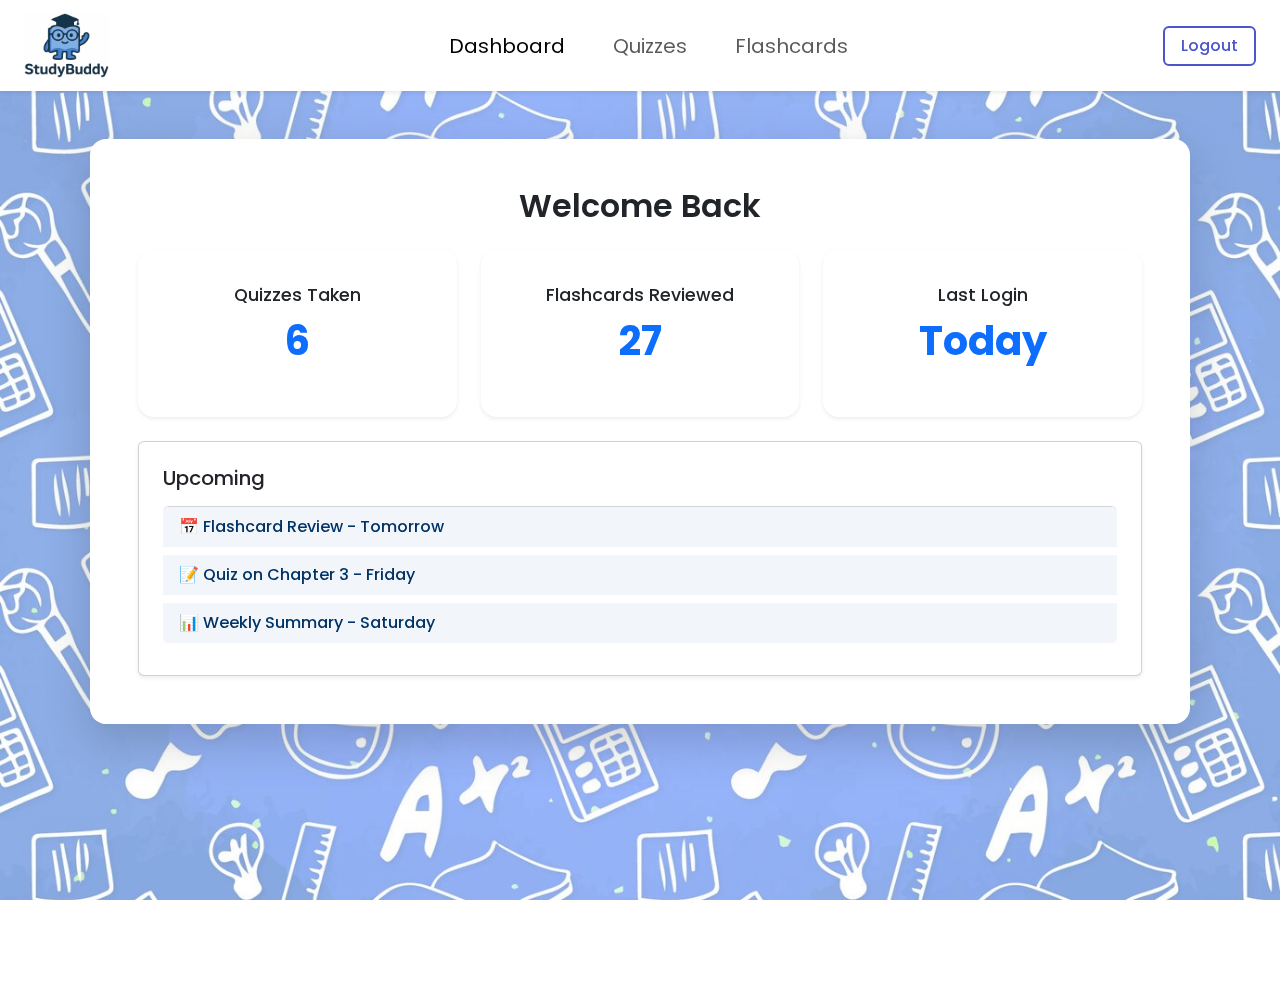
<file: dashboard.html>
<!DOCTYPE html>
<html lang="en">
<head>
  <meta charset="UTF-8" />
  <meta name="viewport" content="width=device-width, initial-scale=1.0"/>
  <title>Study Buddy | Dashboard</title>

  <!-- Bootstrap & Icons -->
  <link href="https://cdn.jsdelivr.net/npm/bootstrap@5.3.0/dist/css/bootstrap.min.css" rel="stylesheet"/>
  <link href="https://cdn.jsdelivr.net/npm/bootstrap-icons@1.11.3/font/bootstrap-icons.min.css" rel="stylesheet"/>

  <!-- Google Font -->
  <link href="https://fonts.googleapis.com/css2?family=Poppins:wght@300;400;600&display=swap" rel="stylesheet"/>

  <!-- Custom CSS -->
  <link rel="stylesheet" href="css/dashboard.css" />
</head>
<body>
  <!-- Fullscreen Background Image -->
  <div class="background-image"></div>

  <!-- ✅ NAVBAR -->
  <nav class="navbar navbar-expand-lg navbar-light bg-white px-4 shadow-sm">
    <!-- Logo and Brand -->
    <a class="navbar-brand d-flex align-items-center fw-bold fs-4" href="homepage.html">
      <img src="assets/images/Logo.png" alt="logo" height="65" width="85" class="me-2" />
    </a>
  
    <!-- Mobile Toggle -->
    <button class="navbar-toggler" type="button" data-bs-toggle="collapse" data-bs-target="#navbarNav">
      <span class="navbar-toggler-icon"></span>
    </button>
  
    <!-- Navbar Content -->
    <div class="collapse navbar-collapse" id="navbarNav">
      <!-- Centered Nav Links -->
      <ul class="navbar-nav mx-auto">
        <li class="nav-item "><a class="nav-link active fs-5 mx-3" href="#">Dashboard</a></li>
        <li class="nav-item"><a class="nav-link fs-5 mx-3" href="quiz_setup.html">Quizzes</a></li>
        <li class="nav-item"><a class="nav-link fs-5 mx-3" href="flashcard_setup.html">Flashcards</a></li>
      </ul>
  
      <!-- Logout Button on Right -->
      <a href="login.html" class="btn logout-btn">Logout</a>
    </div>
  </nav>  

  <!-- ✅ MAIN DASHBOARD CONTENT -->
  <div class="dashboard-wrapper d-flex justify-content-center align-items-start px-3 py-5">
    <div class="dashboard-container bg-white rounded-4 shadow-lg p-5 w-100" style="max-width: 1100px;">
      
      <h2 class="text-center fw-semibold mb-4">Welcome Back</h2>

      <!-- Stats Cards -->
      <div class="row g-4 mb-4 justify-content-center text-center">
        <div class="col-md-4">
          <div class="card stat-card shadow-sm">
            <div class="card-body">
              <h5 class="card-title">Quizzes Taken</h5>
              <p class="display-6 fw-bold text-primary">6</p>
            </div>
          </div>
        </div>
        <div class="col-md-4">
          <div class="card stat-card shadow-sm">
            <div class="card-body">
              <h5 class="card-title">Flashcards Reviewed</h5>
              <p class="display-6 fw-bold text-primary">27</p>
            </div>
          </div>
        </div>
        <div class="col-md-4">
          <div class="card stat-card shadow-sm">
            <div class="card-body">
              <h5 class="card-title">Last Login</h5>
              <p class="display-6 fw-bold text-primary">Today</p>
            </div>
          </div>
        </div>
      </div>

      <!-- Upcoming Section -->
      <div class="card p-4 shadow-sm">
        <h5 class="mb-3">Upcoming</h5>
        <ul class="list-group">
          <li class="list-group-item">📅 Flashcard Review - Tomorrow</li>
          <li class="list-group-item">📝 Quiz on Chapter 3 - Friday</li>
          <li class="list-group-item">📊 Weekly Summary - Saturday</li>
        </ul>
      </div>

    </div>
  </div>

  <!-- Bootstrap JS -->
  <script src="https://cdn.jsdelivr.net/npm/bootstrap@5.3.0/dist/js/bootstrap.bundle.min.js"></script>
</body>
</html>
</file>
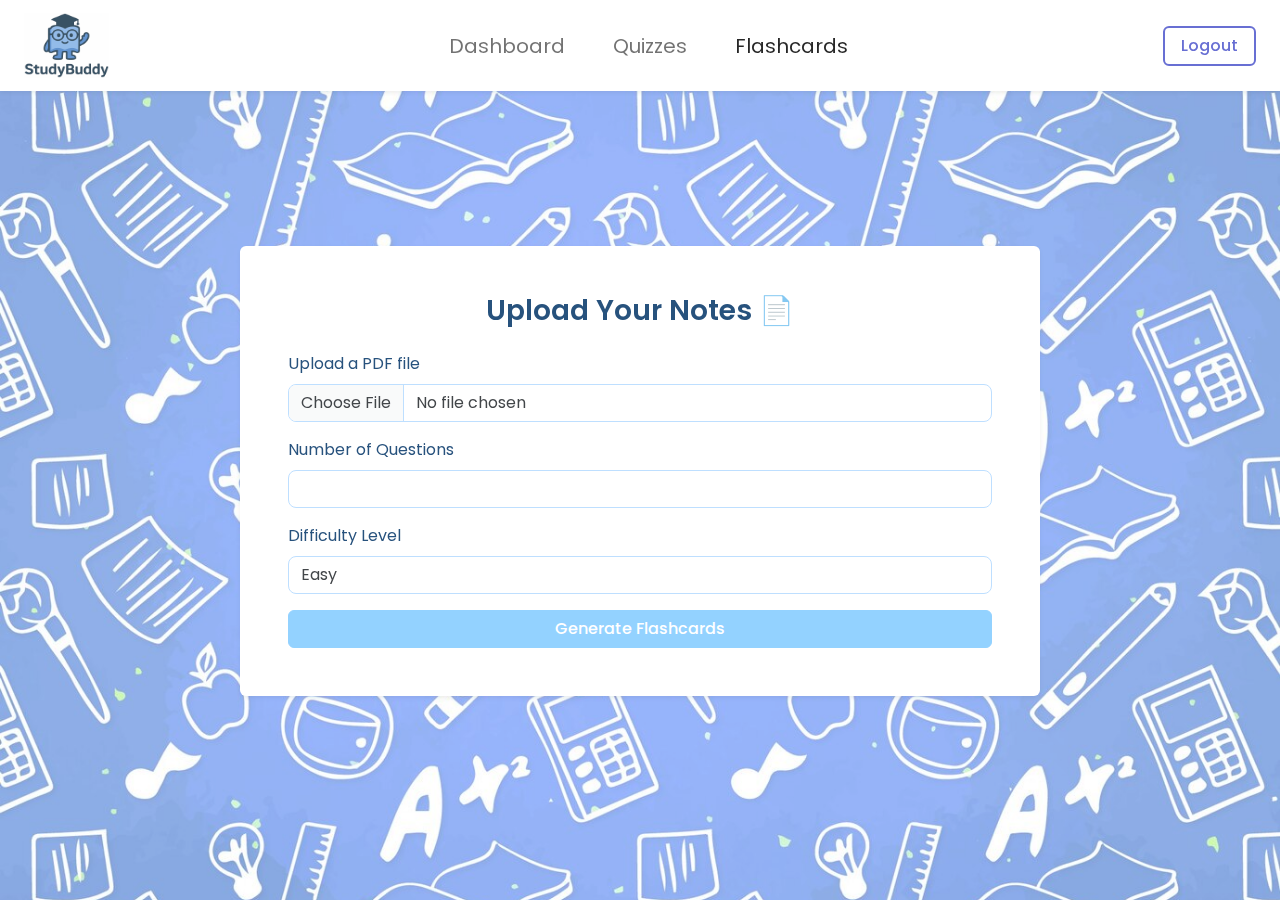
<file: flashcard_setup.html>
<!DOCTYPE html>
<html lang="en">
<head>
  <meta charset="UTF-8" />
  <meta name="viewport" content="width=device-width, initial-scale=1.0"/>
  <title>Study Buddy | Flashcard Setup</title>

  <!-- Bootstrap & Icons -->
  <link href="https://cdn.jsdelivr.net/npm/bootstrap@5.3.0/dist/css/bootstrap.min.css" rel="stylesheet"/>
  <link href="https://cdn.jsdelivr.net/npm/bootstrap-icons@1.11.3/font/bootstrap-icons.min.css" rel="stylesheet"/>

  <!-- Google Font -->
  <link href="https://fonts.googleapis.com/css2?family=Poppins:wght@300;400;600&display=swap" rel="stylesheet"/>

  <!-- Custom CSS -->
  <link rel="stylesheet" href="css/flashcard_setup.css" />
</head>
<body>

  <div class="background-image">
    <!-- ✅ NAVBAR -->
    <nav class="navbar navbar-expand-lg navbar-light bg-white px-4 shadow-sm">
      <!-- Logo and Brand -->
      <a class="navbar-brand d-flex align-items-center fw-bold fs-4" href="homepage.html">
        <img src="assets/images/Logo.png" alt="logo" height="65" width="85" class="me-2" />
      </a>
    
      <!-- Mobile Toggle -->
      <button class="navbar-toggler" type="button" data-bs-toggle="collapse" data-bs-target="#navbarNav">
        <span class="navbar-toggler-icon"></span>
      </button>
    
      <!-- Navbar Content -->
      <div class="collapse navbar-collapse" id="navbarNav">
        <!-- Centered Nav Links -->
        <ul class="navbar-nav mx-auto">
          <li class="nav-item "><a class="nav-link  fs-5 mx-3" href="dashboard.html">Dashboard</a></li>
          <li class="nav-item"><a class="nav-link  fs-5 mx-3" href="#">Quizzes</a></li>
          <li class="nav-item"><a class="nav-link active fs-5 mx-3" href="flashcard_setup.html">Flashcards</a></li>
        </ul>
    
        <!-- Logout Button on Right -->
        <a href="login.html" class="btn logout-btn">Logout</a>
      </div>
    </nav> 

<!-- ✅ FLASHCARD SETUP FORM -->
<div class="setup-container d-flex justify-content-center align-items-center vh-100">
  <div class="setup-box p-5 rounded shadow-sm bg-white">
    <h3 class="text-center mb-4">Upload Your Notes 📄</h3>

    <form id="flashcardForm" enctype="multipart/form-data">
      <div class="mb-3">
        <label for="pdfFile" class="form-label">Upload a PDF file</label>
        <input type="file" class="form-control" id="pdfFile" accept=".pdf" required />
      </div>

      <div class="mb-3">
        <label for="numQuestions" class="form-label">Number of Questions</label>
        <input type="number" class="form-control" id="numQuestions" min="1" required />
      </div>

      <div class="mb-3">
        <label for="difficulty" class="form-label">Difficulty Level</label>
        <select class="form-control" id="difficulty" required>
          <option value="easy">Easy</option>
          <option value="medium">Medium</option>
          <option value="hard">Hard</option>
        </select>
      </div>

      <button type="submit" class="btn btn-primary w-100">Generate Flashcards</button>
    </form>
  </div>
</div>

<!-- Bootstrap JS -->
<script src="https://cdn.jsdelivr.net/npm/bootstrap@5.3.0/dist/js/bootstrap.bundle.min.js"></script>

<!-- Custom JS -->
<script src="js/flashcard_setup.js"></script>
</body>
</html>
</file>
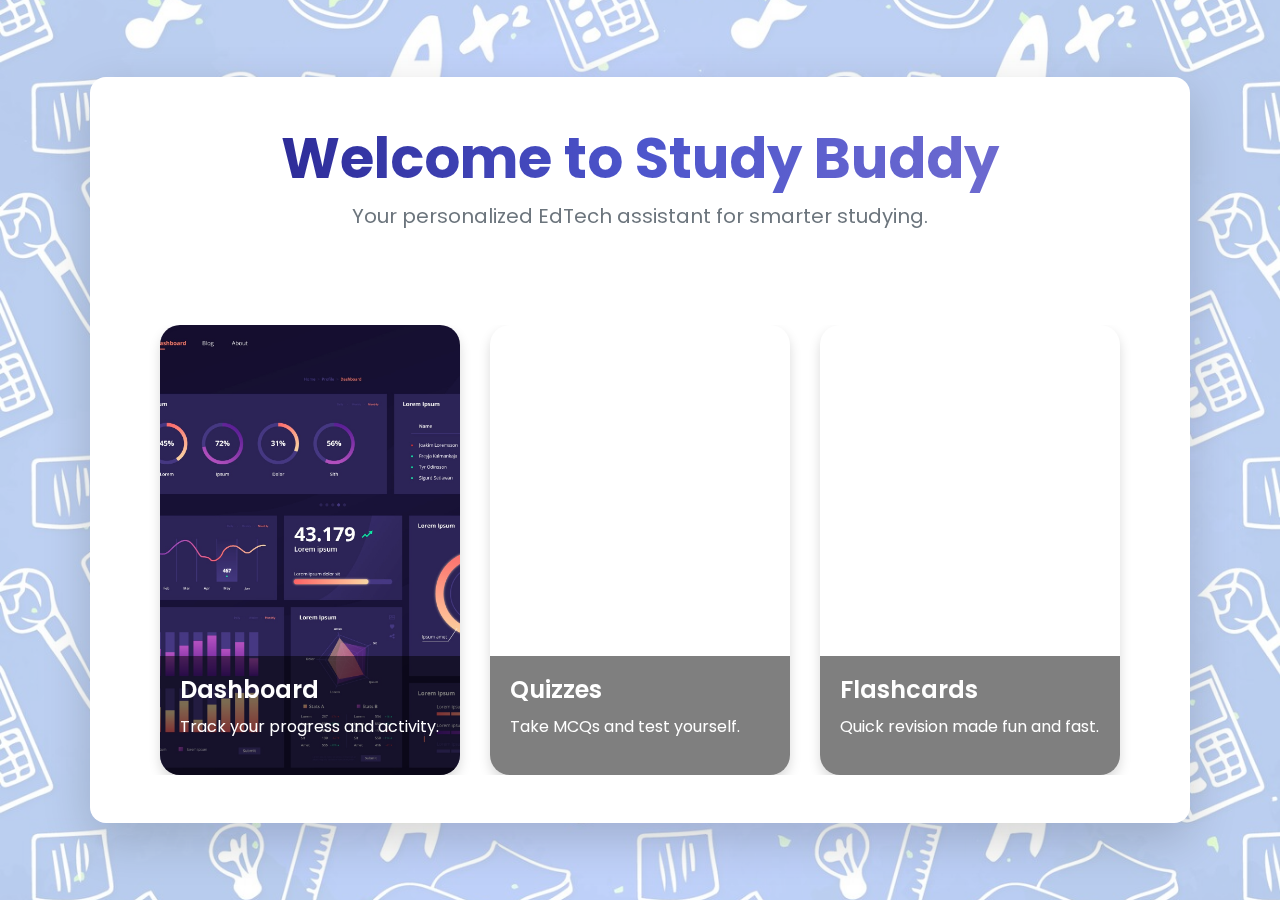
<file: homepage.html>
<!DOCTYPE html>
<html lang="en">
<head>
  <meta charset="UTF-8" />
  <meta name="viewport" content="width=device-width, initial-scale=1.0"/>
  <title>Study Buddy | Home</title>

  <!-- Bootstrap & Icons -->
  <link href="https://cdn.jsdelivr.net/npm/bootstrap@5.3.0/dist/css/bootstrap.min.css" rel="stylesheet" />
  <link href="https://cdn.jsdelivr.net/npm/bootstrap-icons@1.11.3/font/bootstrap-icons.min.css" rel="stylesheet" />
  <link href="https://fonts.googleapis.com/css2?family=Poppins:wght@300;400;600&display=swap" rel="stylesheet">
  <link rel="stylesheet" href="css/homepage.css" />
</head>
    <body>
      <!-- Background Image -->
      <div class="background-image"></div>
    
      <!-- Main Content in White Container -->
      <div class="homepage-wrapper d-flex justify-content-center align-items-center min-vh-100 px-3">
        <div class="homepage-container bg-white rounded-4 shadow-lg p-5 w-100" style="max-width: 1100px;">
          
          <!-- ✅ HERO SECTION -->
          <div class="hero-section text-center">
            <h1 class="display-4 fw-bold gradient-text">Welcome to Study Buddy</h1>
            <p class="fs-5 text-secondary mt-2">Your personalized EdTech assistant for smarter studying.</p>
          </div>
    
          <!-- ✅ TILE CAROUSEL -->
          <div class="tile-carousel-wrapper mt-5">
            <div class="tile-carousel">
              <div class="tile" style="background-image: url('assets/images/dashboard.jpg');" onclick="location.href='dashboard.html'">
                <div class="tile-content">
                  <h5 class="tile-title">Dashboard</h5>
                  <p>Track your progress and activity.</p>
                </div>
              </div>
              <div class="tile" style="background-image: url('https://images.pexels.com/photos/6439041/pexels-photo-6439041.jpeg');" onclick="location.href='quiz_setup.html'">
                <div class="tile-content">
                  <h5 class="tile-title">Quizzes</h5>
                  <p>Take MCQs and test yourself.</p>
                </div>
              </div>
              <div class="tile" style="background-image: url('https://images.pexels.com/photos/2832061/pexels-photo-2832061.jpeg');" onclick="location.href='flashcard_setup.html'">
                <div class="tile-content">
                  <h5 class="tile-title">Flashcards</h5>
                  <p>Quick revision made fun and fast.</p>
                </div>
              </div>
            </div>
          </div>
    
        </div>
      </div>
    
      <!-- JS -->
      <script src="https://cdn.jsdelivr.net/npm/bootstrap@5.3.0/dist/js/bootstrap.bundle.min.js"></script>
      <script src="js/homepage.js"></script>
    </body>
  
  </html>
</file>
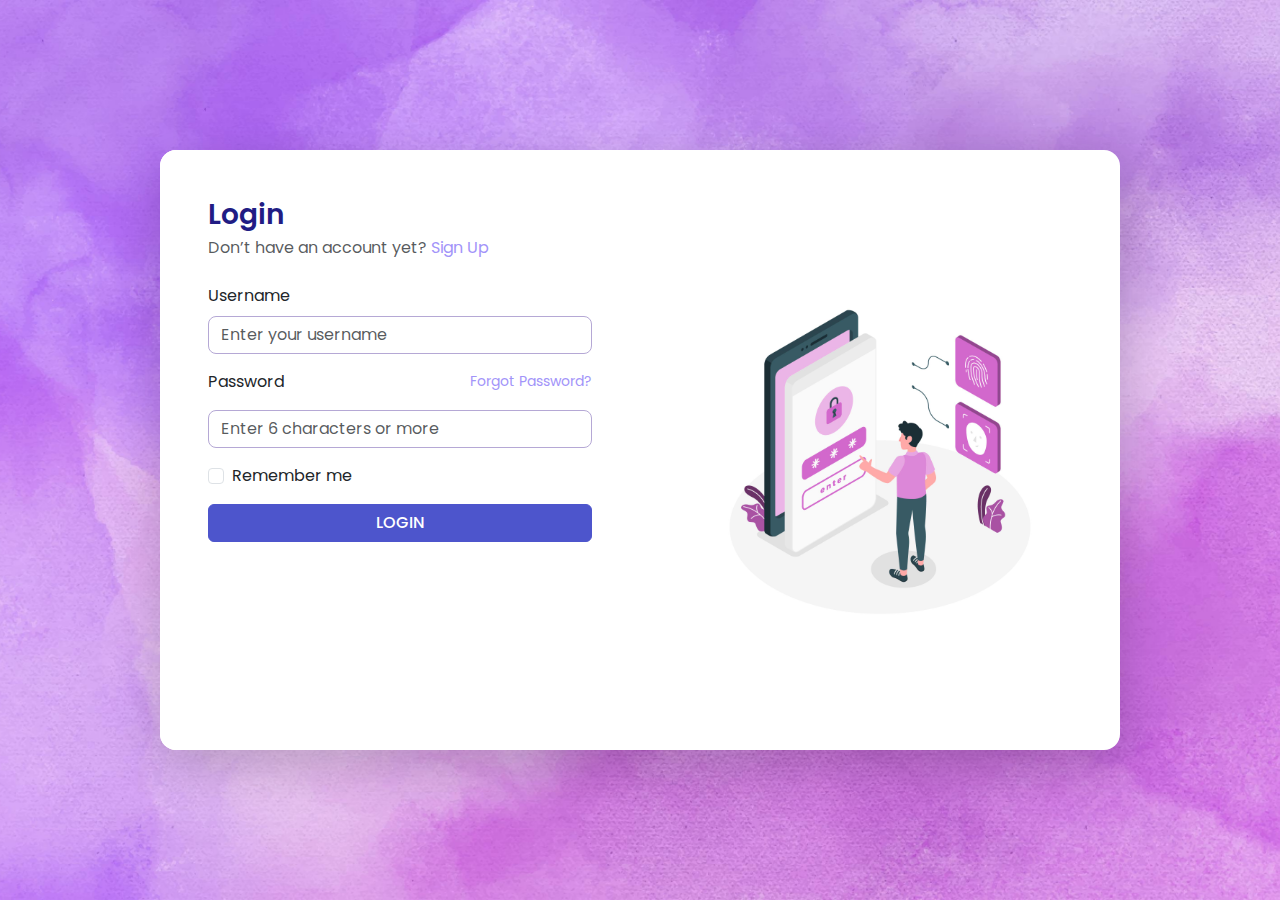
<file: login.html>
<!DOCTYPE html>
<html lang="en">
<head>
  <meta charset="UTF-8" />
  <meta name="viewport" content="width=device-width, initial-scale=1.0"/>
  <title>Study Buddy | Login</title>

  <!-- Bootstrap -->
  <link href="https://cdn.jsdelivr.net/npm/bootstrap@5.3.0/dist/css/bootstrap.min.css" rel="stylesheet"/>
  <link href="https://cdn.jsdelivr.net/npm/bootstrap-icons@1.11.3/font/bootstrap-icons.min.css" rel="stylesheet"/>

  <!-- Google Font -->
  <link href="https://fonts.googleapis.com/css2?family=Poppins:wght@300;400;600&display=swap" rel="stylesheet"/>

  <!-- Custom CSS -->
  <link rel="stylesheet" href="css/login.css" />

</head>
<body>
  <div class="background-image">
    <div class="container-box d-flex flex-column flex-md-row rounded-4 shadow-lg">
      
      <!-- Left: Login Form -->
      <div class="login-box p-5 bg-white flex-fill">
        <h3 class="mb-1 fw-semibold">Login</h3>
        <p class="text-muted mb-4">Don’t have an account yet? <a href="signup.html">Sign Up</a></p>
  
<!-- Updated Login Form -->
        <form id="loginForm">
          <div class="mb-3">
            <label for="username" class="form-label">Username</label>
            <input type="text" class="form-control" id="username" placeholder="Enter your username" required />
          </div>

          <div class="mb-3 d-flex justify-content-between align-items-center">
            <label for="password" class="form-label mb-0">Password</label>
            <a href="#" class="small">Forgot Password?</a>
          </div>
          <input type="password" class="form-control mb-3" id="password" placeholder="Enter 6 characters or more" required />

          <div class="form-check mb-3">
            <input type="checkbox" class="form-check-input" id="rememberMe" />
            <label class="form-check-label" for="rememberMe">Remember me</label>
          </div>

          <button type="submit" class="btn btn-primary w-100">LOGIN</button>
        </form>

      </div>
  
      <!-- Right: Illustration -->
      <div class="illustration-container d-none d-md-flex justify-content-center align-items-center flex-fill p-4">
        <img src="assets/images/login.jpg" alt="Login Illustration" class="img-fluid" />
      </div>
  
    </div>
  </div>

  <script src="js/login.js"></script>
  </body>
</html>
</file>
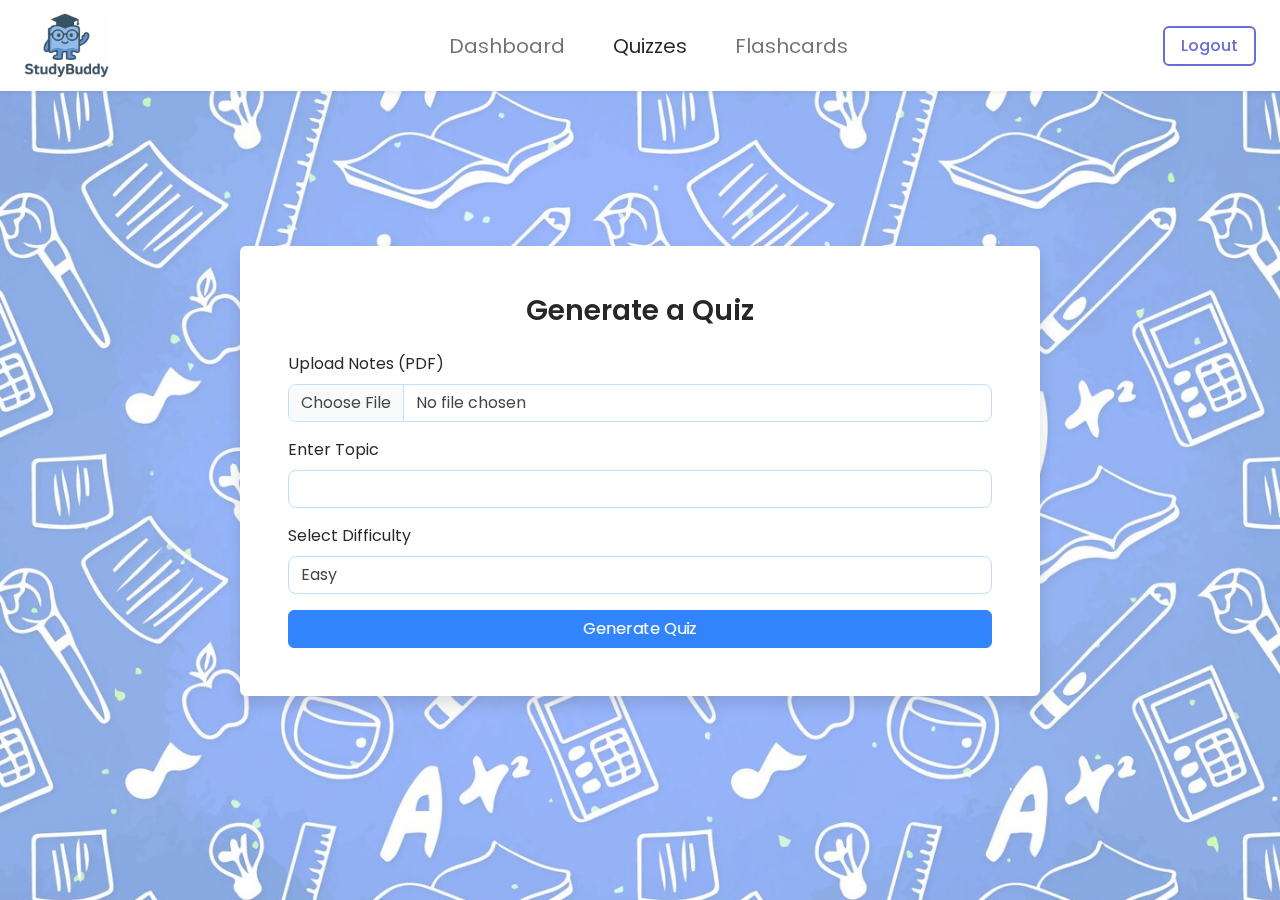
<file: quiz_setup.html>
<!DOCTYPE html>
<html lang="en">
<head>
  <meta charset="UTF-8" />
  <meta name="viewport" content="width=device-width, initial-scale=1.0" />
  <title>Quiz Setup</title>

  <!-- Bootstrap & Icons -->
  <link href="https://cdn.jsdelivr.net/npm/bootstrap@5.3.0/dist/css/bootstrap.min.css" rel="stylesheet" />
  <link href="https://cdn.jsdelivr.net/npm/bootstrap-icons@1.11.3/font/bootstrap-icons.min.css" rel="stylesheet" />

  <!-- Google Font -->
  <link href="https://fonts.googleapis.com/css2?family=Poppins:wght@300;400;600&display=swap" rel="stylesheet">

  <!-- Custom CSS -->
  <link rel="stylesheet" href="css/quiz_setup.css" />
</head>
<body>


  <div class="background-image">
<!-- ✅ NAVBAR -->
<nav class="navbar navbar-expand-lg navbar-light bg-white px-4 shadow-sm">
  <!-- Logo and Brand -->
  <a class="navbar-brand d-flex align-items-center fw-bold fs-4" href="homepage.html">
    <img src="assets/images/Logo.png" alt="logo" height="65" width="85" class="me-2" />
  </a>

  <!-- Mobile Toggle -->
  <button class="navbar-toggler" type="button" data-bs-toggle="collapse" data-bs-target="#navbarNav">
    <span class="navbar-toggler-icon"></span>
  </button>

  <!-- Navbar Content -->
  <div class="collapse navbar-collapse" id="navbarNav">
    <!-- Centered Nav Links -->
    <ul class="navbar-nav mx-auto">
      <li class="nav-item "><a class="nav-link  fs-5 mx-3" href="dashboard.html">Dashboard</a></li>
      <li class="nav-item"><a class="nav-link active fs-5 mx-3" href="#">Quizzes</a></li>
      <li class="nav-item"><a class="nav-link fs-5 mx-3" href="flashcard_setup.html">Flashcards</a></li>
    </ul>

    <!-- Logout Button on Right -->
    <a href="login.html" class="btn logout-btn">Logout</a>
  </div>
</nav>  

<!-- ✅ QUIZ SETUP FORM -->
<div class="setup-container d-flex justify-content-center align-items-center vh-100">
  <div class="setup-box p-5 rounded shadow bg-white">
    <h3 class="text-center mb-4">Generate a Quiz</h3>
    <form id="quizSetupForm">
      <div class="mb-3">
        <label for="notesPdf" class="form-label">Upload Notes (PDF)</label>
        <input type="file" class="form-control" id="notesPdf" accept="application/pdf" required />
      </div>
      <div class="mb-3">
        <label for="notesPdf" class="form-label">Enter Topic</label>
        <input type="text" class="form-control" id="notesPdf" required />
      </div>
      <div class="mb-3">
        <label for="difficulty" class="form-label">Select Difficulty</label>
        <select class="form-control" id="difficulty" required>
          <option value="easy">Easy</option>
          <option value="medium">Medium</option>
          <option value="hard">Hard</option>
        </select>
      </div>
      <button type="submit" class="btn btn-primary w-100">Generate Quiz</button>
    </form>
  </div>
</div>
</div>

<!-- Bootstrap JS -->
<script src="https://cdn.jsdelivr.net/npm/bootstrap@5.3.0/dist/js/bootstrap.bundle.min.js"></script>

<!-- Custom JS -->
<script src="js/quiz_setup.js"></script>
</body>
</html>
</file>
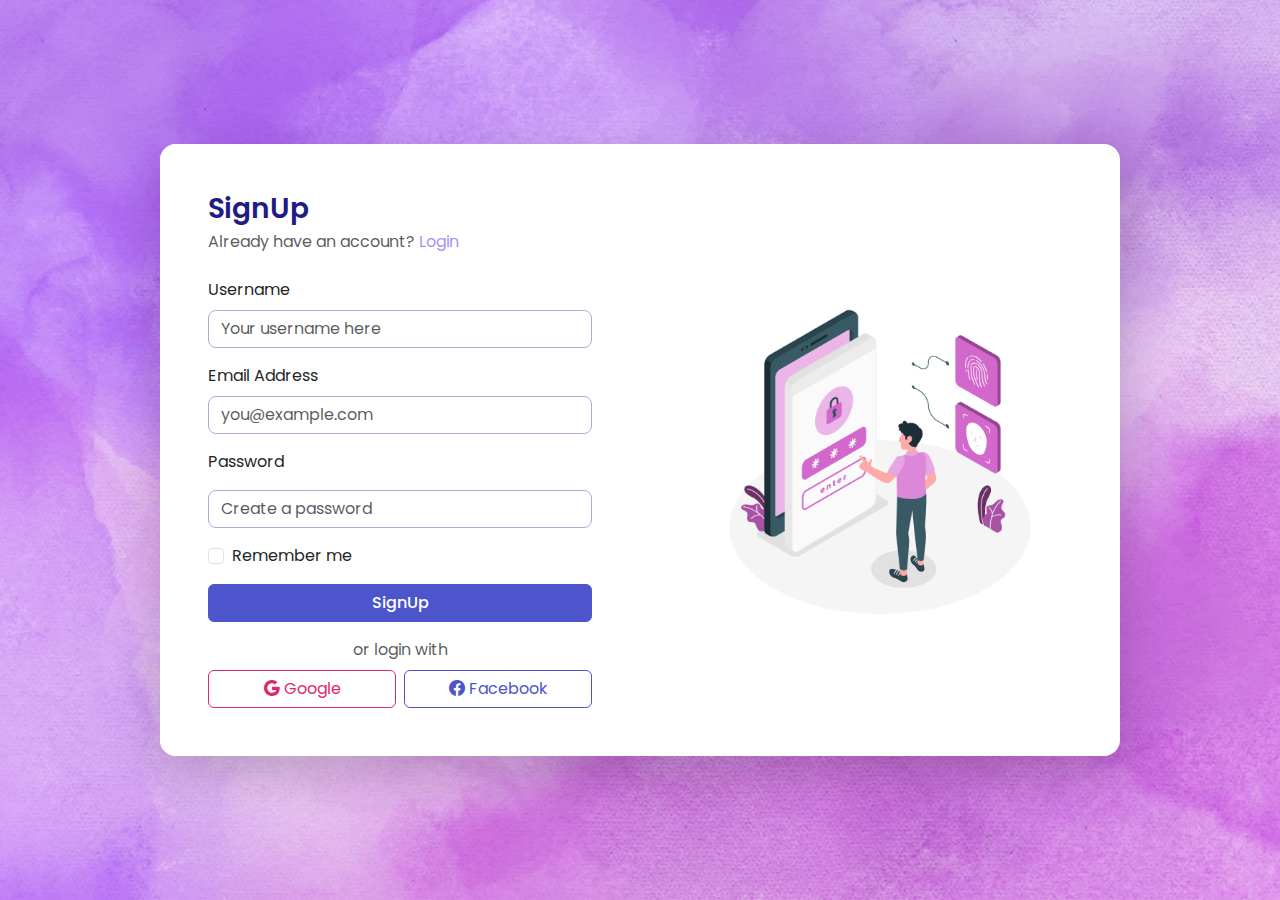
<file: signup.html>
<!DOCTYPE html>
<html lang="en">
<head>
  <meta charset="UTF-8" />
  <meta name="viewport" content="width=device-width, initial-scale=1.0"/>
  <title>Study Buddy | SignUp</title>

  <!-- Bootstrap -->
  <link href="https://cdn.jsdelivr.net/npm/bootstrap@5.3.0/dist/css/bootstrap.min.css" rel="stylesheet"/>
  <link href="https://cdn.jsdelivr.net/npm/bootstrap-icons@1.11.3/font/bootstrap-icons.min.css" rel="stylesheet"/>

  <!-- Google Font -->
  <link href="https://fonts.googleapis.com/css2?family=Poppins:wght@300;400;600&display=swap" rel="stylesheet"/>

  <!-- Custom CSS -->
  <link rel="stylesheet" href="css/login.css" />
</head>
<body>
  <div class="background-image">
    <div class="container-box d-flex flex-column flex-md-row rounded-4 shadow-lg">
      
      <!-- Left: SignUp Form -->
      <div class="login-box p-5 bg-white flex-fill">
        <h3 class="mb-1 fw-semibold">SignUp</h3>
        <p class="text-muted mb-4">Already have an account? <a href="login.html">Login</a></p>
  
        <form id="signupForm">
          <div class="mb-3">
            <label for="username" class="form-label">Username</label>
            <input type="text" class="form-control" id="username" placeholder="Your username here" required />
          </div>
          <div class="mb-3">
            <label for="email" class="form-label">Email Address</label>
            <input type="email" class="form-control" id="email" placeholder="you@example.com" required />
          </div>
  
          <div class="mb-3 d-flex justify-content-between align-items-center">
            <label for="password" class="form-label mb-0">Password</label>
          </div>
          <input type="password" class="form-control mb-3" id="password" placeholder="Create a password" required />
  
          <div class="form-check mb-3">
            <input type="checkbox" class="form-check-input" id="rememberMe" />
            <label class="form-check-label" for="rememberMe">Remember me</label>
          </div>
  
          <button type="submit" class="btn btn-primary w-100">SignUp</button>
  
          <div class="text-center mt-3">
            <span class="text-muted">or login with</span>
            <div class="d-flex justify-content-center mt-2 gap-2">
              <button type="button" class="btn btn-outline-danger w-50"><i class="bi bi-google"></i> Google</button>
              <button type="button" class="btn btn-outline-primary w-50"><i class="bi bi-facebook"></i> Facebook</button>
            </div>
          </div>
        </form>
      </div>
  
      <!-- Right: Illustration -->
      <div class="illustration-container d-none d-md-flex justify-content-center align-items-center flex-fill p-4">
        <img src="assets/images/login.jpg" alt="Login Illustration" class="img-fluid" />
      </div>
      
    </div>
  </div>
  <script src="js/signup.js"></script>
</body>
</html>
</file>
<file: css/dashboard.css>
body, html {
  margin: 0;
  padding: 0;
  height: 100%;
  font-family: 'Poppins', sans-serif;
  overflow-x: hidden;
  position: relative;
}

.background-image {
  background: url('../assets/images/bg.jpg') no-repeat center center fixed;
  background-size: cover;
  position: fixed;
  top: 0;
  left: 0;
  width: 100%;
  height: 100%;
  z-index: -1;
  opacity: 0.85;
}

.dashboard-wrapper {
  position: relative;
  z-index: 1;
  min-height: 100vh;
}

.dashboard-container {
  background-color: #ffffff;
}

.stat-card {
  background-color: #ffffff;
  border-radius: 16px;
  padding: 20px;
  text-align: center;
  border: none;
}

.card-title {
  font-size: 1.1rem;
  font-weight: 500;
  margin-bottom: 10px;
}

.list-group-item {
  background-color: #f2f6fa;
  color: #003366;
  font-weight: 500;
  border: none;
  margin-bottom: 8px;
}

.logout-btn {
  background-color: transparent;
  border: 2px solid #4D55CC;
  color: #4D55CC;
  font-weight: 500;
  border-radius: 6px;
  padding: 6px 16px;
  transition: all 0.3s ease;
  text-decoration: none;
}

.logout-btn:hover {
  background-color: #4D55CC;
  color: #ffffff;
}
</file>
<file: css/flashcard_setup.css>
body {
    background: linear-gradient(to right, #80caff, #b3daff, #d6eaff, #e6f2ff, #f2f6fa);
    font-family: 'Poppins', sans-serif;
    color: #003366;
  }
  .background-image {
    background: url('../assets/images/bg.jpg') no-repeat center center fixed;
    background-size: cover;
    position: fixed;
    top: 0;
    left: 0;
    width: 100%;
    height: 100%;
    z-index: -1;
    opacity: 0.85;
  }
  .setup-container{
    margin-top: -70px;
  }
  .setup-box {
    height: auto;
    max-width: 800px;
    width: 100%;
  }
  
  h3 {
    color: #003366;
    font-weight: 600;
  }
  
  .form-control {
    border-radius: 8px;
    border: 1px solid #b3daff;
  }
  
  .btn-primary {
    background-color: #80caff;
    border-color: #80caff;
    font-weight: 500;
  }
  
  .btn-primary:hover {
    background-color: #66b8ff;
    border-color: #66b8ff;
  }
  .logout-btn {
    background-color: transparent;
    border: 2px solid #4D55CC;
    color: #4D55CC;
    font-weight: 500;
    border-radius: 6px;
    padding: 6px 16px;
    transition: all 0.3s ease;
    text-decoration: none;
  }
  
  .logout-btn:hover {
    background-color: #4D55CC;
    color: #ffffff;
  }
</file>
<file: css/homepage.css>
body, html {
  margin: 0;
  padding: 0;
  height: 100%;
  font-family: 'Poppins', sans-serif;
  overflow-x: hidden;
  position: relative;
}

.background-image {
  position: fixed;
  top: 0;
  left: 0;
  width: 100%;
  height: 100%;
  background: url('../assets/images/bg.jpg') no-repeat center center fixed;
  background-size: cover;
  z-index: -1;
  opacity: 0.5;
}

.homepage-wrapper {
  position: relative;
  z-index: 1;
}

.hero-section {
  padding-bottom: 30px;
}

.gradient-text {
  background: linear-gradient(90deg, #211C84, #4D55CC, #7A73D1);
  -webkit-background-clip: text;
  -webkit-text-fill-color: transparent;
}

/* Tile Carousel */
.tile-carousel-wrapper {
  padding: 0;
  overflow-x: auto;
  white-space: nowrap;
}

.tile-carousel {
  display: flex;
  gap: 30px;
  justify-content: center;
}

.tile {
  min-width: 300px;
  height: 450px;
  background-size: cover;
  background-position: center;
  border-radius: 20px;
  position: relative;
  cursor: pointer;
  transition: transform 0.4s ease, box-shadow 0.4s ease;
  flex-shrink: 0;
  box-shadow: 0 6px 12px rgba(0, 0, 0, 0.15);
}

.tile:hover {
  transform: scale(1.05);
  box-shadow: 0 10px 20px rgba(0, 0, 0, 0.3);
}

.tile-content {
  position: absolute;
  bottom: 0;
  background: rgba(0, 0, 0, 0.5);
  color: white;
  padding: 20px;
  width: 100%;
  border-radius: 0 0 20px 20px;
  text-align: left;
}

.tile-title {
  font-size: 1.5rem;
  font-weight: 600;
  margin-bottom: 10px;
}
</file>
<file: css/login.css>
body, html {
  height: 100%;
  margin: 0;
  font-family: 'Poppins', sans-serif;
}

.background-image {
  background: url('../assets/images/background.jpg') no-repeat center center fixed;
  background-size: cover;
  height: 100vh;
  display: flex;
  justify-content: center;
  align-items: center;
  padding: 40px;
}

.container-box {
  background-color: #fff;
  max-width: 960px;
  width: 100%;
  min-height: 600px;
  overflow: hidden;
}

.login-box {
  width: 100%;
  max-width: 480px;
}

h3 {
  color: #211C84;
}

.form-control {
  border-radius: 8px;
  border: 1px solid #B5A8D5;
}

.btn-primary {
  background-color: #4D55CC;
  border-color: #4D55CC;
  font-weight: 500;
}

.btn-primary:hover {
  background-color: #211C84;
  border-color: #211C84;
}

a {
  color: #A294F9;
  text-decoration: none;
}

a:hover {
  text-decoration: underline;
}

.btn-outline-danger {
  border: 1px solid #DF2771;
  color: #DF2771;
}

.btn-outline-danger:hover {
  background-color: #DF2771;
  color: #fff;
}

.btn-outline-primary {
  border: 1px solid #4D55CC;
  color: #4D55CC;
}

.btn-outline-primary:hover {
  background-color: #4D55CC;
  color: #fff;
}

.illustration-container img {
  max-height: 360px;
}
</file>
<file: css/quiz_setup.css>
body {
    font-family: 'Poppins', sans-serif;
    color: #000000;
  }


  .background-image {
    background: url('../assets/images/bg.jpg') no-repeat center center fixed;
    background-size: cover;
    position: fixed;
    top: 0;
    left: 0;
    width: 100%;
    height: 100%;
    z-index: -1;
    opacity: 0.85;
  }
  
  .setup-box {
    max-width: 500px;
    width: 100%;
  }
  
  h3 {
    font-weight: 600;
  }
  
  .form-control {
    border-radius: 8px;
    border: 1px solid #b3daff;
  }
  
  .setup-container{
    margin-top: -70px;
  }

  .setup-box {
    height: auto;
    max-width: 800px;
    width: 100%;
  }
  

  .logout-btn {
    background-color: transparent;
    border: 2px solid #4D55CC;
    color: #4D55CC;
    font-weight: 500;
    border-radius: 6px;
    padding: 6px 16px;
    transition: all 0.3s ease;
    text-decoration: none;
  }
  
  .logout-btn:hover {
    background-color: #4D55CC;
    color: #ffffff;
  }
</file>
